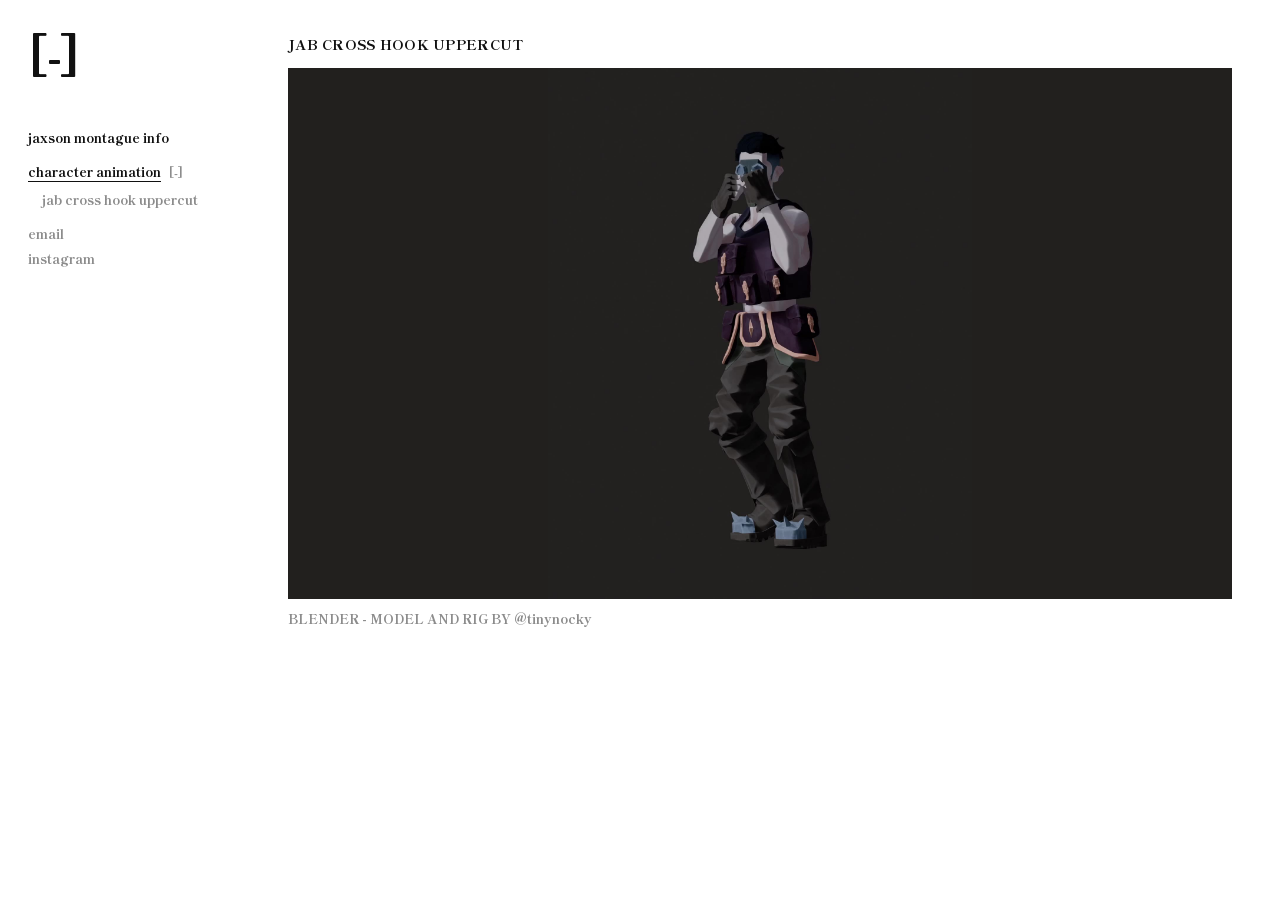
<file: index.html>
<!DOCTYPE html>
<html lang="en">
<head>
<meta charset="utf-8">
<meta name="viewport" content="width=device-width, initial-scale=1">
<title>character animation — Jaxson Montague</title>
<meta name="description" content="Character animation by Jaxson Montague, 3D animator.">
<link rel="preconnect" href="https://fonts.googleapis.com">
<link rel="preconnect" href="https://fonts.gstatic.com" crossorigin>
<link href="https://fonts.googleapis.com/css2?family=Shippori+Mincho+B1:wght@800&display=swap" rel="stylesheet">
<link rel="stylesheet" href="styles.css">
</head>
<body>

<aside class="sidebar" id="sidebar">
  <div class="bar">
    <a class="mark" id="mark" href="index.html" aria-label="Home">[-]</a>
  </div>
  <ul class="nav">
    <li><a href="info.html">jaxson montague info</a></li>
    <li class="open" id="animGroup">
      <div class="row">
        <a class="current" href="index.html">character animation</a>
        <button class="fold" id="foldBtn" aria-expanded="true">[-]</button>
      </div>
      <ul class="sub">
        <li><a href="index.html#jab-cross-hook-uppercut">jab cross hook uppercut</a></li>
      </ul>
    </li>
  </ul>
  <div class="side-foot">
    <a href="mailto:jaxson@sent.com">email</a>
    <a href="https://www.instagram.com/jaxsonmon/" target="_blank" rel="noopener">instagram</a>
  </div>
</aside>

<main>
  <section class="project" id="jab-cross-hook-uppercut">
    <h2>Jab Cross Hook Uppercut</h2>
    <div class="frame tall"><video src="jab-cross-hook-uppercut.mp4" poster="jab-cross-hook-uppercut.jpg" width="1440" height="1800" autoplay muted loop playsinline preload="auto"></video></div>
    <p class="meta">BLENDER - MODEL AND RIG BY <a href="https://tinynocky.com" target="_blank" rel="noopener">@tinynocky</a></p>
  </section>
</main>

<script src="site.js"></script>
</body>
</html>
</file>
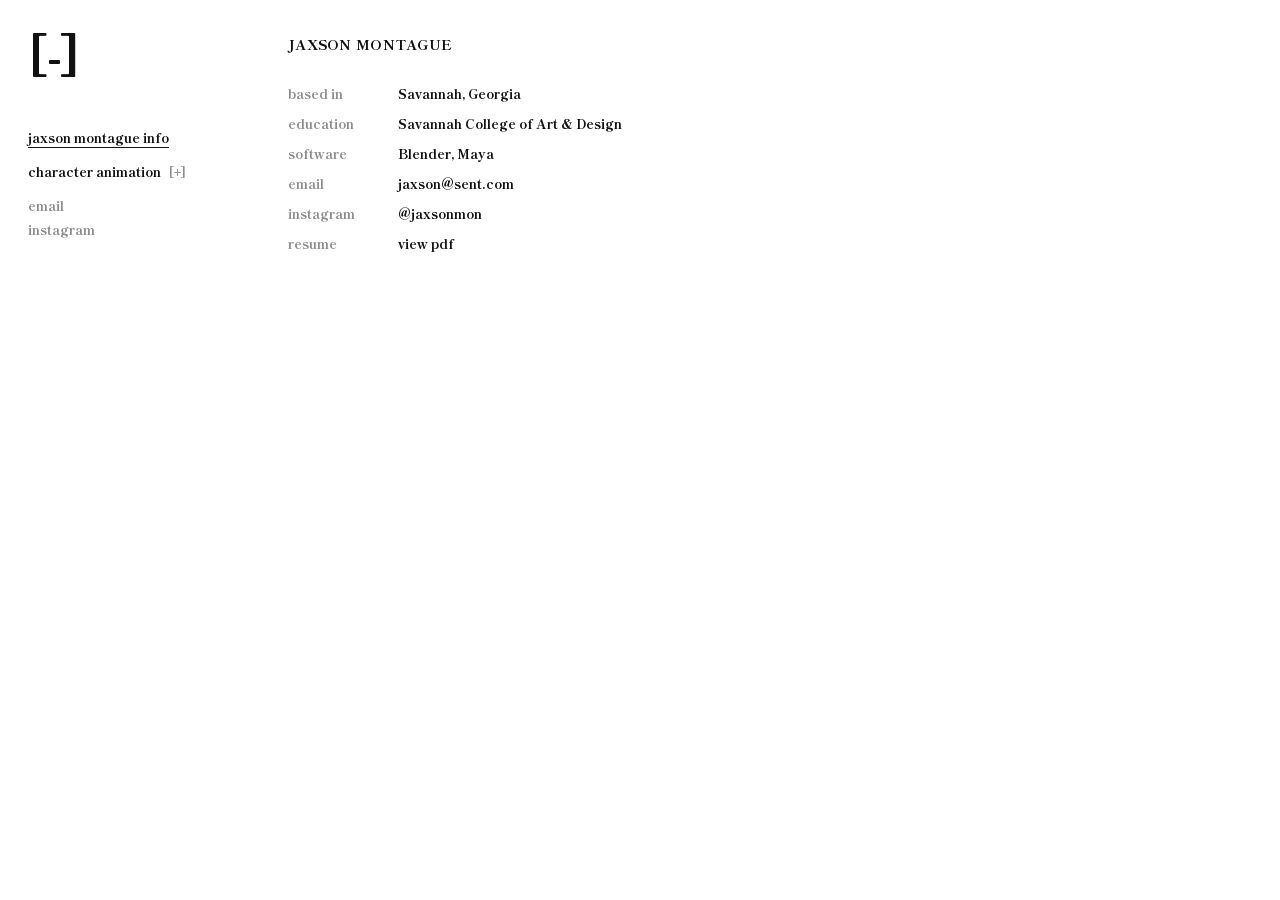
<file: info.html>
<!DOCTYPE html>
<html lang="en">
<head>
<meta charset="utf-8">
<meta name="viewport" content="width=device-width, initial-scale=1">
<title>jaxson montague info</title>
<meta name="description" content="Jaxson Montague, 3D animator. Info and contact.">
<link rel="preconnect" href="https://fonts.googleapis.com">
<link rel="preconnect" href="https://fonts.gstatic.com" crossorigin>
<link href="https://fonts.googleapis.com/css2?family=Shippori+Mincho+B1:wght@800&display=swap" rel="stylesheet">
<link rel="stylesheet" href="styles.css">
</head>
<body>

<aside class="sidebar" id="sidebar">
  <div class="bar">
    <a class="mark" id="mark" href="index.html" aria-label="Home">[-]</a>
  </div>
  <ul class="nav">
    <li><a class="current" href="info.html">jaxson montague info</a></li>
    <li id="animGroup">
      <div class="row">
        <a href="index.html">character animation</a>
        <button class="fold" id="foldBtn" aria-expanded="false">[+]</button>
      </div>
      <ul class="sub">
        <li><a href="index.html#jab-cross-hook-uppercut">jab cross hook uppercut</a></li>
      </ul>
    </li>
  </ul>
  <div class="side-foot">
    <a href="mailto:jaxson@sent.com">email</a>
    <a href="https://www.instagram.com/jaxsonmon/" target="_blank" rel="noopener">instagram</a>
  </div>
</aside>

<main>
  <section class="info">
    <h1>Jaxson Montague</h1>
    <dl class="facts">
      <dt>based in</dt><dd>Savannah, Georgia</dd>
      <dt>education</dt><dd>Savannah College of Art &amp; Design</dd>
      <dt>software</dt><dd>Blender, Maya</dd>
      <dt>email</dt><dd><a href="mailto:jaxson@sent.com">jaxson@sent.com</a></dd>
      <dt>instagram</dt><dd><a href="https://www.instagram.com/jaxsonmon/" target="_blank" rel="noopener">@jaxsonmon</a></dd>
      <dt>resume</dt><dd><a href="Jaxson-Montague-Resume.pdf" target="_blank" rel="noopener">view pdf</a></dd>
    </dl>
  </section>
</main>

<script src="site.js"></script>
</body>
</html>
</file>
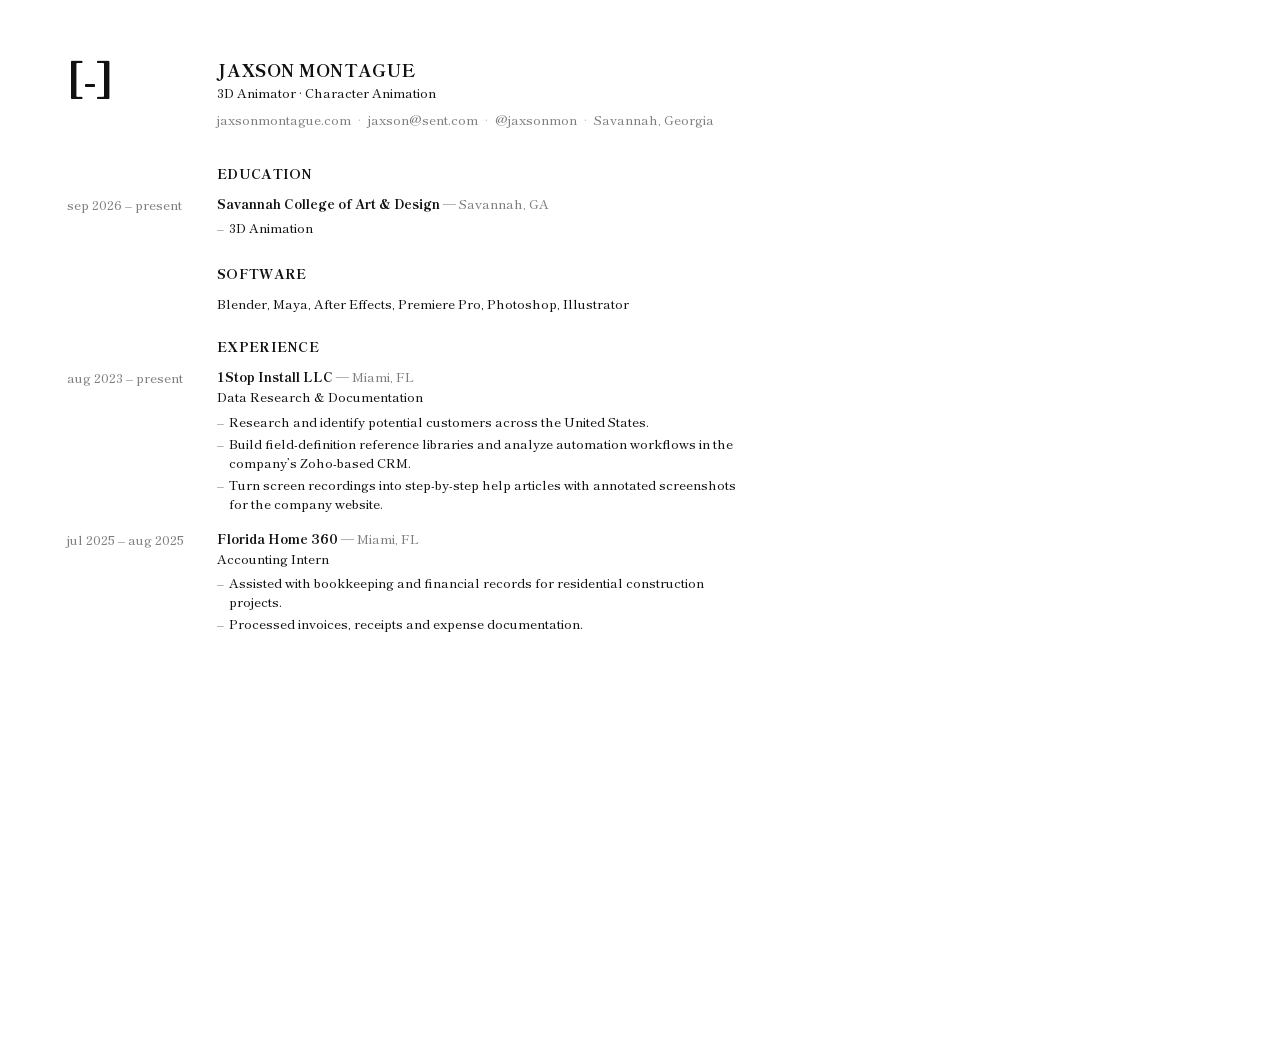
<file: _resume/resume.html>
<!DOCTYPE html>
<html lang="en">
<head>
<meta charset="utf-8">
<title>Jaxson Montague — Resume</title>
<style>
@font-face{font-family:"Shippori Mincho B1";font-weight:500;src:url(shippori-mincho-b1-latin-500-normal.woff2) format("woff2")}
@font-face{font-family:"Shippori Mincho B1";font-weight:800;src:url(shippori-mincho-b1-latin-800-normal.woff2) format("woff2")}
@page{size:Letter;margin:0}
*{box-sizing:border-box;margin:0;padding:0}
:root{--ink:#111;--muted:#7d7d7d;--label:150px}
html,body{background:#fff}
body{font-family:"fot-matisse-pron","Shippori Mincho B1",serif;font-weight:500;color:var(--ink);font-size:9.6pt;line-height:1.5;-webkit-font-smoothing:antialiased}
.page{width:8.5in;height:11in;padding:0.62in 0.7in 0.6in}
a{color:inherit;text-decoration:none}

/* header */
.top{display:grid;grid-template-columns:var(--label) 1fr;align-items:start;margin-bottom:34px}
.mark{font-weight:800;font-size:30pt;line-height:.9;letter-spacing:-.03em}
.name{font-weight:800;font-size:13pt;letter-spacing:.02em;text-transform:uppercase;line-height:1.2}
.role{margin-top:3px}
.contact{margin-top:8px;color:var(--muted)}
.contact span+span::before{content:"·";margin:0 7px;color:#b5b5b5}

/* sections */
section{margin-bottom:24px}
h2{font-weight:800;font-size:10pt;letter-spacing:.02em;text-transform:uppercase;margin-bottom:10px;padding-left:var(--label)}
.row{display:grid;grid-template-columns:var(--label) 1fr;margin-bottom:12px}
.row:last-child{margin-bottom:0}
.when{color:var(--muted);text-transform:lowercase;padding-top:1px}
.org{font-weight:800}
.org .where{font-weight:500;color:var(--muted)}
.title{margin-top:1px}
ul{list-style:none;margin-top:5px}
li{position:relative;padding-left:12px;margin-bottom:3px}
li::before{content:"–";position:absolute;left:0;color:var(--muted)}
.muted{color:var(--muted)}
</style>
</head>
<body>
<div class="page">

  <header class="top">
    <div class="mark">[-]</div>
    <div>
      <div class="name">Jaxson Montague</div>
      <div class="role">3D Animator · Character Animation</div>
      <div class="contact">
        <span><a href="https://jaxsonmontague.com">jaxsonmontague.com</a></span><span><a href="mailto:jaxson@sent.com">jaxson@sent.com</a></span><span><a href="https://www.instagram.com/jaxsonmon/">@jaxsonmon</a></span><span>Savannah, Georgia</span>
      </div>
    </div>
  </header>

  <section>
    <h2>Education</h2>
    <div class="row">
      <div class="when">sep 2026 – present</div>
      <div>
        <div class="org">Savannah College of Art &amp; Design <span class="where">— Savannah, GA</span></div>
        <ul><li>3D Animation</li></ul>
      </div>
    </div>
  </section>

  <section>
    <h2>Software</h2>
    <div class="row">
      <div class="when"></div>
      <div>Blender, Maya, After Effects, Premiere Pro, Photoshop, Illustrator</div>
    </div>
  </section>


  <section>
    <h2>Experience</h2>
    <div class="row">
      <div class="when">aug 2023 – present</div>
      <div>
        <div class="org">1Stop Install LLC <span class="where">— Miami, FL</span></div>
        <div class="title">Data Research &amp; Documentation</div>
        <ul>
          <li>Research and identify potential customers across the United States.</li>
          <li>Build field-definition reference libraries and analyze automation workflows in the company’s Zoho-based CRM.</li>
          <li>Turn screen recordings into step-by-step help articles with annotated screenshots for the company website.</li>
        </ul>
      </div>
    </div>
    <div class="row">
      <div class="when">jul 2025 – aug 2025</div>
      <div>
        <div class="org">Florida Home 360 <span class="where">— Miami, FL</span></div>
        <div class="title">Accounting Intern</div>
        <ul>
          <li>Assisted with bookkeeping and financial records for residential construction projects.</li>
          <li>Processed invoices, receipts and expense documentation.</li>
        </ul>
      </div>
    </div>
  </section>

</div>
</body>
</html>
</file>
<file: styles.css>
*{box-sizing:border-box;margin:0;padding:0}
:root{--bg:#fff;--ink:#111;--muted:#8c8c8c;--frame:#f0f0f0;--vidbg:#22201e;--side:240px}
html{-webkit-text-size-adjust:100%}
body{background:var(--bg);color:var(--ink);font-family:"fot-matisse-pron","FOT-Matisse ProN","Shippori Mincho B1",serif;font-weight:800;font-size:13px;line-height:1.55;-webkit-font-smoothing:antialiased}
a{color:inherit;text-decoration:none;transition:opacity .15s}
@media (hover:hover){a:hover{opacity:.45}}
button{font:inherit;color:inherit;background:none;border:0;cursor:pointer}

/* sidebar */
.sidebar{position:fixed;top:0;left:0;width:var(--side);height:100vh;padding:30px 28px;overflow-y:auto}
.bar{display:flex;align-items:center;justify-content:space-between}
.mark{font-size:46px;font-weight:800;line-height:1;letter-spacing:-.03em;white-space:nowrap}
.nav{list-style:none;margin-top:52px}
.nav>li{margin-bottom:14px}
.nav .row{display:flex;align-items:baseline;gap:8px}
.nav .current{text-decoration:underline;text-underline-offset:4px}
.fold{color:var(--muted);font-size:12px;padding:6px 8px;margin:-6px -8px}
.sub{list-style:none;margin-top:8px;padding-left:14px;display:none}
.open>.sub{display:block}
.sub li{margin-bottom:5px;color:var(--muted);white-space:nowrap}
.side-foot{margin-top:0;color:var(--muted)}
.side-foot a{display:block;margin-bottom:4px}

/* content */
main{margin-left:var(--side);padding:34px 48px 120px}
.project{margin-bottom:110px;scroll-margin-top:34px}
.project h2{font-size:14px;font-weight:800;letter-spacing:.02em;text-transform:uppercase;margin-bottom:12px}
.frame{position:relative;aspect-ratio:16/9;width:100%;max-width:calc((100vh - 150px) * 16 / 9);background:var(--frame);display:flex;align-items:center;justify-content:center;color:var(--muted);overflow:hidden}
.frame iframe,.frame video{position:absolute;inset:0;width:100%;height:100%;border:0}
.meta{margin-top:10px;color:var(--muted)}
.frame.tall{background:var(--vidbg)}
.frame video{object-fit:contain}

/* info page */
.info{max-width:560px}
.info h1{font-size:14px;font-weight:800;letter-spacing:.02em;text-transform:uppercase;margin-bottom:28px}
.info p{margin-bottom:16px;font-size:15px;line-height:1.6}
.facts{margin-top:0;display:grid;grid-template-columns:110px 1fr;row-gap:10px}
.facts dt{color:var(--muted)}
.ph{color:var(--muted)}

/* mobile */
@media (max-width:820px){
  .sidebar{position:sticky;width:100%;height:auto;padding:18px 20px;background:var(--bg);z-index:10;overflow:visible}
  .mark{font-size:34px}
  .nav,.side-foot{display:none}
  .sidebar.menu-open .nav{display:block;margin-top:28px}
  .sidebar.menu-open .side-foot{display:block;margin-top:0}
  main{margin-left:0;padding:16px 20px 80px}
  .project{margin-bottom:72px;scroll-margin-top:90px}
  .frame.tall{aspect-ratio:4/5;max-width:none;max-height:72vh;max-height:calc(100svh - 200px)}
  .sidebar.menu-open .nav a,.sidebar.menu-open .side-foot a{display:inline-block;padding:5px 0}
  .sidebar.menu-open .side-foot a{display:block;margin-bottom:0}
  .nav>li{margin-bottom:8px}
  .sub li{margin-bottom:0}
}
</file>
